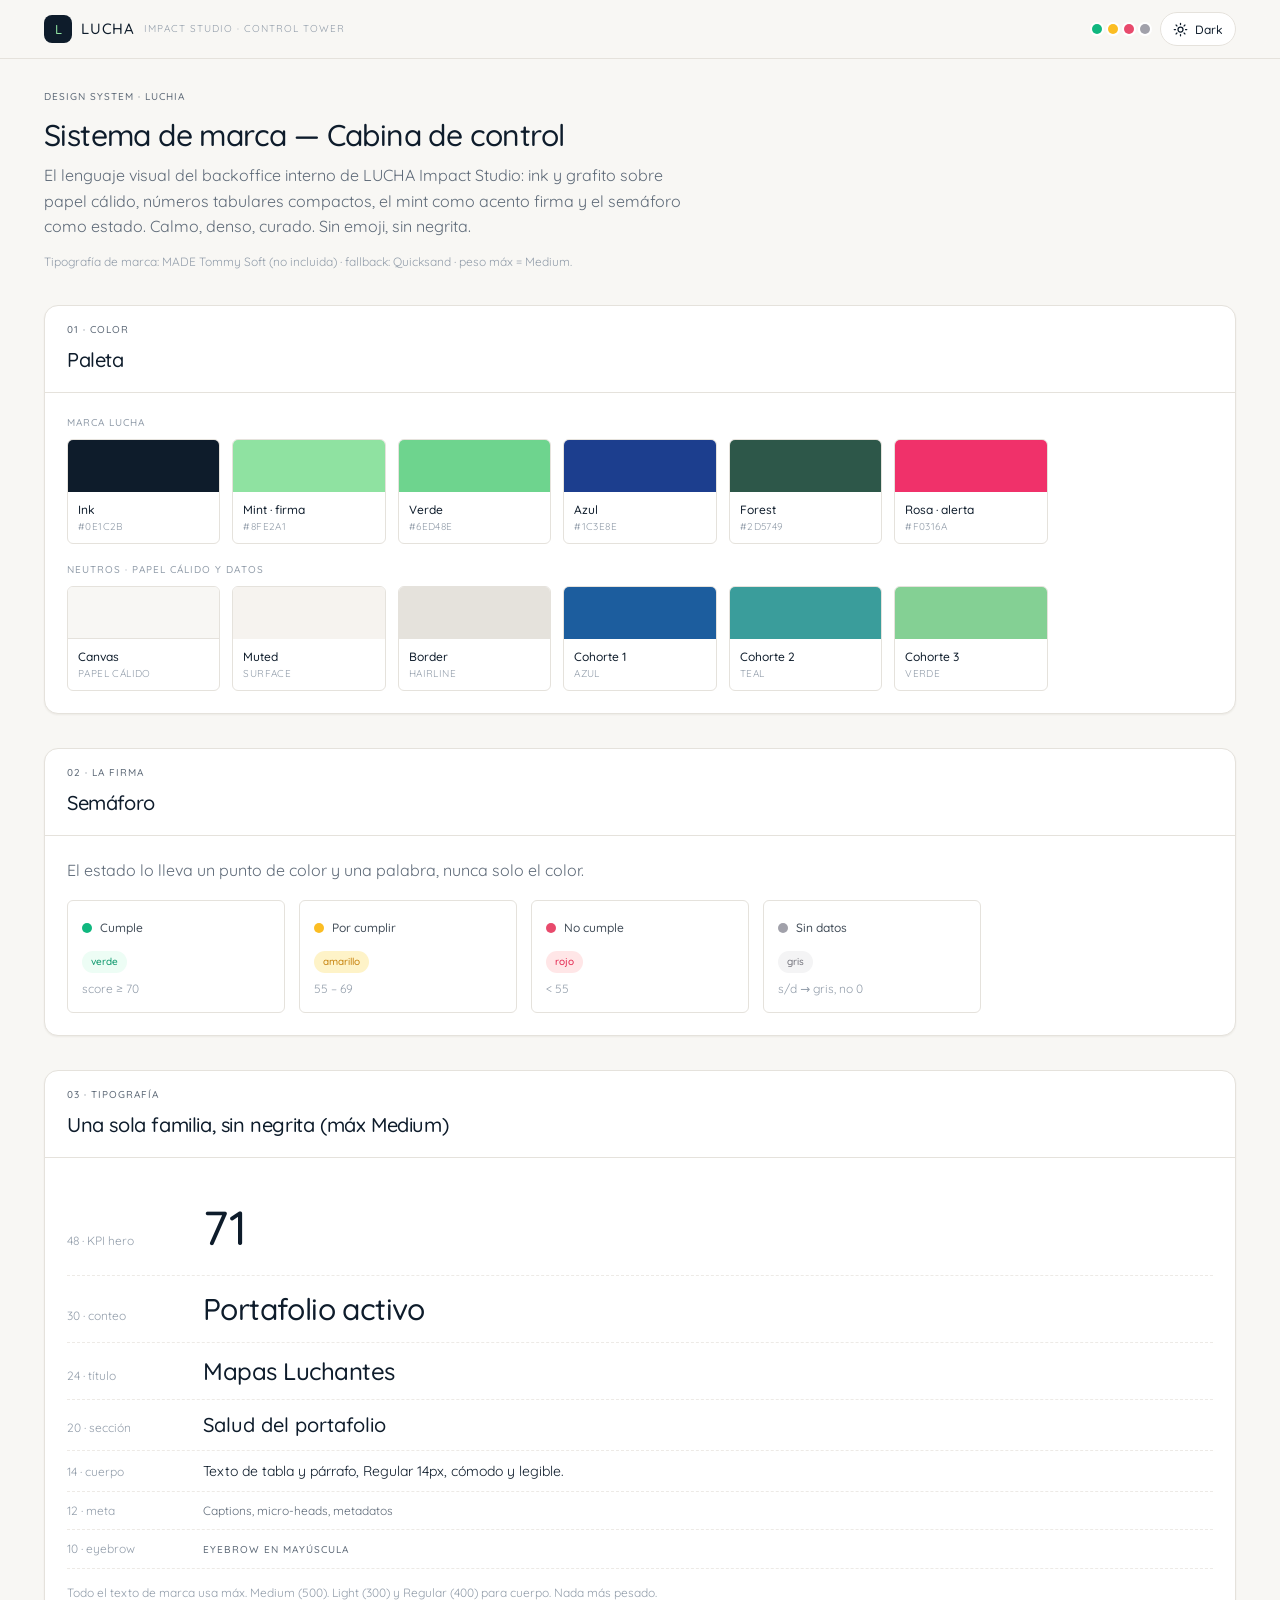
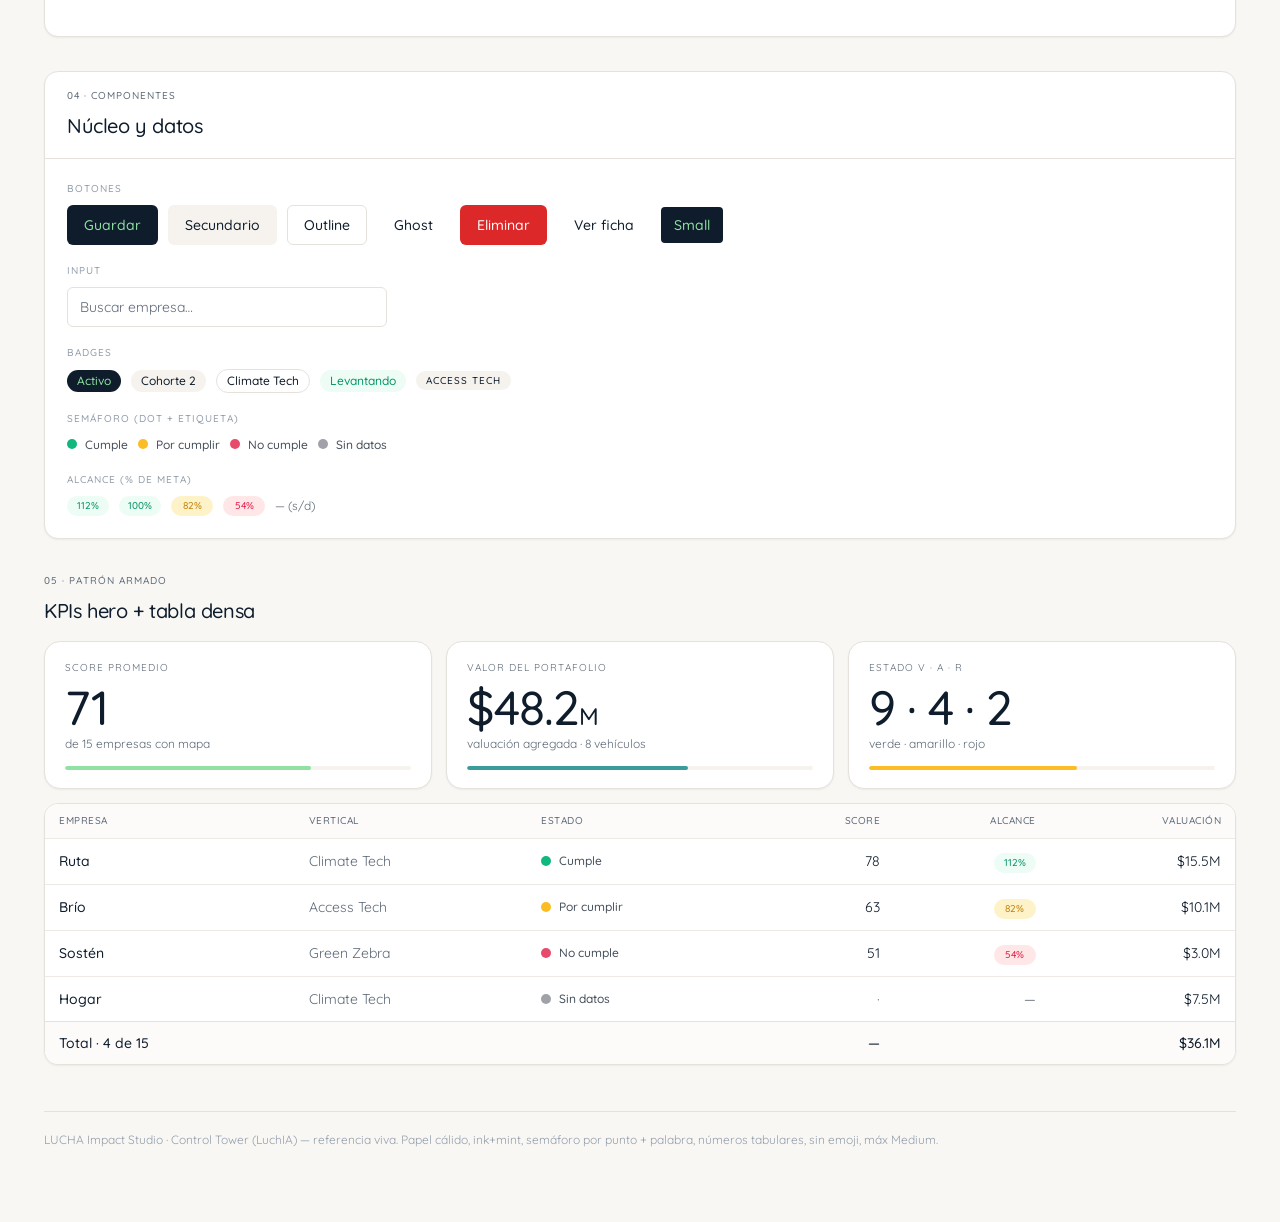
<file: entendimientos-luchantes/lucha-brand/assets/showcase.html>
<!doctype html>
<html lang="es">
<head>
<meta charset="utf-8">
<meta name="viewport" content="width=device-width, initial-scale=1">
<title>LUCHA · Control Tower (LuchIA) — Showcase</title>
<link rel="preconnect" href="https://fonts.googleapis.com">
<link rel="preconnect" href="https://fonts.gstatic.com" crossorigin>
<link href="https://fonts.googleapis.com/css2?family=Quicksand:wght@300;400;500&display=swap" rel="stylesheet">
<style>
/* ===== Tokens (light + dark), inlined so el archivo es self-contained ===== */
:root{
  --color-bg:hsl(40 24% 96.5%);--color-surface-card:#fff;--color-surface-card-2:hsl(40 26% 98.4%);
  --color-surface-muted:hsl(40 26% 95%);--color-hover:hsl(40 26% 95%);
  --color-border:hsl(38 16% 88%);--color-hairline:hsl(38 15% 91.5%);
  --color-fg:#0e1c2b;--color-text-muted:hsl(212 12% 42%);--color-text-subtle:hsl(212 12% 62%);--color-faint:hsl(212 14% 78%);
  --color-primary:#0e1c2b;--color-primary-fg:#fff;--color-secondary:hsl(40 26% 95%);--color-ring:#0e1c2b;--color-destructive:hsl(0 72% 51%);
  --brand-ink:#0e1c2b;--brand-mint:#8fe2a1;--brand-azul:#1c3e8e;--brand-verde:#6ed48e;--brand-forest:#2d5749;--brand-rosa:#f0316a;
  --chart-1:#1c5d9e;--chart-2:#3a9d9b;--chart-3:#84d094;
  --semaforo-verde:hsl(160 84% 39%);--semaforo-amarillo:hsl(43 96% 56%);--semaforo-rojo:hsl(347 77% 60%);--semaforo-gris:hsl(240 5% 65%);
  --semaforo-verde-text:hsl(161 94% 30%);--semaforo-amarillo-text:hsl(38 92% 40%);--semaforo-rojo-text:hsl(347 77% 50%);--semaforo-gris-text:hsl(240 4% 46%);
  --semaforo-verde-soft:hsl(152 76% 96%);--semaforo-amarillo-soft:hsl(48 96% 89%);--semaforo-rojo-soft:hsl(356 100% 95%);--semaforo-gris-soft:hsl(240 5% 96%);
  --font-sans:"MADE Tommy Soft","Quicksand",system-ui,-apple-system,"Segoe UI",sans-serif;
  --fw-light:300;--fw-normal:400;--fw-medium:500;
  --text-2xs:10px;--text-xs:12px;--text-sm:14px;--text-base:16px;--text-lg:18px;--text-xl:20px;--text-2xl:24px;--text-3xl:30px;--text-5xl:48px;
  --tracking-tight:-.02em;--tracking-wide:.05em;--tracking-wider:.1em;
  --radius-sm:.25rem;--radius-md:.375rem;--radius-ctrl:.5625rem;--radius-lg:.875rem;--radius-xl:1rem;--radius-full:9999px;
  --shadow-card:0 1px 2px hsl(30 30% 25% / .05),0 1px 3px -1px hsl(30 30% 25% / .04);
  --ease-out:cubic-bezier(.16,1,.3,1);--dur:200ms;
}
[data-theme="dark"]{
  --color-bg:hsl(215 28% 9%);--color-surface-card:hsl(215 24% 12.5%);--color-surface-card-2:hsl(215 22% 15.5%);
  --color-surface-muted:hsl(215 20% 17%);--color-hover:hsl(215 20% 17%);
  --color-border:hsl(215 16% 25%);--color-hairline:hsl(215 16% 19%);
  --color-fg:hsl(40 18% 90%);--color-text-muted:hsl(215 12% 64%);--color-text-subtle:hsl(215 12% 48%);--color-faint:hsl(215 12% 36%);
  --color-primary:var(--brand-mint);--color-primary-fg:hsl(215 32% 10%);--color-secondary:hsl(215 20% 17%);--color-ring:var(--brand-mint);
  --semaforo-verde-soft:hsl(150 30% 15%);--semaforo-verde-text:hsl(150 52% 62%);
  --semaforo-amarillo-soft:hsl(43 36% 16%);--semaforo-amarillo-text:hsl(43 78% 62%);
  --semaforo-rojo-soft:hsl(347 32% 19%);--semaforo-rojo-text:hsl(347 74% 71%);
  --semaforo-gris-soft:hsl(215 14% 18%);--semaforo-gris-text:hsl(215 10% 60%);
  --shadow-card:0 1px 2px hsl(0 0% 0% / .4),0 1px 3px -1px hsl(0 0% 0% / .3);
}
*,*::before,*::after{box-sizing:border-box}
html{color-scheme:light}
html[data-theme="dark"]{color-scheme:dark}
body{margin:0;font-family:var(--font-sans);font-weight:var(--fw-normal);color:var(--color-fg);
  background:var(--color-bg);-webkit-font-smoothing:antialiased;text-rendering:optimizeLegibility;line-height:1.6;
  transition:background var(--dur) var(--ease-out),color var(--dur) var(--ease-out)}
.wrap{max-width:77.5rem;margin:0 auto;padding:0 24px 72px}
.tabular{font-variant-numeric:tabular-nums}

/* the ink→mint brand signature (flips in dark) */
.brandfill{background:var(--brand-ink);color:var(--brand-mint)}
[data-theme="dark"] .brandfill{background:var(--brand-mint);color:hsl(215 32% 10%)}

/* top bar */
.topbar{position:sticky;top:0;z-index:20;background:color-mix(in srgb,var(--color-bg) 85%,transparent);
  backdrop-filter:blur(10px);border-bottom:1px solid var(--color-border);margin-bottom:30px}
.topbar .inner{max-width:77.5rem;margin:0 auto;padding:12px 24px;display:flex;align-items:center;gap:13px}
.logo{display:inline-flex;align-items:center;gap:9px}
.logo .sq{height:28px;width:28px;border-radius:8px;display:grid;place-items:center;font-size:13px;font-weight:var(--fw-medium)}
.logo .nm{font-size:15px;font-weight:var(--fw-medium);letter-spacing:var(--tracking-wide)}
.logo .eq{font-size:10px;text-transform:uppercase;letter-spacing:.1em;color:var(--color-text-subtle)}
.topbar .right{margin-left:auto;display:flex;align-items:center;gap:10px}
.legend{display:flex;gap:6px}
.toggle{display:inline-flex;align-items:center;gap:7px;height:34px;padding:0 12px;border-radius:var(--radius-full);
  border:1px solid var(--color-border);background:var(--color-surface-card);color:var(--color-fg);
  font-family:var(--font-sans);font-size:var(--text-xs);font-weight:var(--fw-medium);cursor:pointer}
.toggle:hover{background:var(--color-hover)}
.toggle svg{width:15px;height:15px}

/* layout */
.eyebrow{font-size:var(--text-2xs);font-weight:var(--fw-medium);text-transform:uppercase;letter-spacing:var(--tracking-wider);color:var(--color-text-muted);margin:0 0 6px}
h1{font-size:var(--text-3xl);font-weight:var(--fw-medium);letter-spacing:var(--tracking-tight);margin:6px 0 4px}
h2{font-size:var(--text-xl);font-weight:var(--fw-medium);letter-spacing:var(--tracking-tight);margin:0}
.lead{color:var(--color-text-muted);font-size:var(--text-base);max-width:64ch;margin:0 0 8px}
.mono-note{font-size:var(--text-xs);color:var(--color-text-subtle)}
section{margin:34px 0}
.card{border-radius:var(--radius-lg);border:1px solid var(--color-border);background:var(--color-surface-card);box-shadow:var(--shadow-card)}
.card-h{padding:16px 22px;border-bottom:1px solid var(--color-border)}
.card-b{padding:22px}
.muted{color:var(--color-text-muted)}

/* swatches */
.swatches{display:grid;grid-template-columns:repeat(auto-fill,minmax(148px,1fr));gap:12px}
.sw{border:1px solid var(--color-border);border-radius:var(--radius-md);overflow:hidden;background:var(--color-surface-card)}
.sw .chipc{height:52px}
.sw .meta{padding:8px 10px}
.sw .nm{font-size:var(--text-xs);font-weight:var(--fw-medium)}
.sw .hex{font-size:var(--text-2xs);color:var(--color-text-subtle);text-transform:uppercase;letter-spacing:.04em}
.blocklabel{font-size:var(--text-2xs);font-weight:var(--fw-medium);text-transform:uppercase;letter-spacing:var(--tracking-wider);color:var(--color-text-subtle);margin:18px 0 8px}
.blocklabel:first-child{margin-top:0}

/* semaforo */
.sem-row{display:grid;grid-template-columns:repeat(auto-fill,minmax(208px,1fr));gap:14px}
.sem-card{border:1px solid var(--color-border);border-radius:var(--radius-md);padding:14px;background:var(--color-surface-card)}
.dotline{display:inline-flex;align-items:center;gap:8px}
.dot{height:10px;width:10px;border-radius:var(--radius-full);box-shadow:0 0 0 2px var(--color-surface-card);flex-shrink:0}
.dot.verde{background:var(--semaforo-verde)}.dot.amarillo{background:var(--semaforo-amarillo)}
.dot.rojo{background:var(--semaforo-rojo)}.dot.gris{background:var(--semaforo-gris)}
.dotlabel{font-size:var(--text-xs);font-weight:var(--fw-medium);opacity:.78}
.pill{display:inline-flex;align-items:center;border-radius:var(--radius-full);font-size:var(--text-2xs);font-weight:var(--fw-medium);padding:3px 9px;margin-top:10px}
.pill.verde{background:var(--semaforo-verde-soft);color:var(--semaforo-verde-text)}
.pill.amarillo{background:var(--semaforo-amarillo-soft);color:var(--semaforo-amarillo-text)}
.pill.rojo{background:var(--semaforo-rojo-soft);color:var(--semaforo-rojo-text)}
.pill.gris{background:var(--semaforo-gris-soft);color:var(--semaforo-gris-text)}
.sem-rule{font-size:var(--text-xs);color:var(--color-text-subtle);margin-top:6px}

/* type scale */
.type-row{display:flex;align-items:baseline;gap:16px;padding:9px 0;border-bottom:1px dashed var(--color-hairline)}
.type-row:last-child{border-bottom:0}
.type-row .tag{width:120px;flex-shrink:0;font-size:var(--text-xs);color:var(--color-text-subtle);font-variant-numeric:tabular-nums}

/* buttons */
.btn{display:inline-flex;align-items:center;justify-content:center;gap:.5rem;white-space:nowrap;height:2.5rem;padding:0 1rem;
  border-radius:var(--radius-md);font-family:var(--font-sans);font-size:var(--text-sm);font-weight:var(--fw-medium);
  cursor:pointer;border:1px solid transparent;line-height:1;transition:background var(--dur) var(--ease-out),color var(--dur)}
.btn:focus-visible{outline:none;box-shadow:0 0 0 2px var(--color-bg),0 0 0 4px var(--color-ring)}
.btn--secondary{background:var(--color-secondary);color:var(--color-fg)}
.btn--outline{border-color:var(--color-border);background:var(--color-surface-card);color:var(--color-fg)}
.btn--outline:hover{background:var(--color-hover)}
.btn--ghost{background:transparent;color:var(--color-fg)}.btn--ghost:hover{background:var(--color-hover)}
.btn--destructive{background:var(--color-destructive);color:#fff}
.btn--link{background:transparent;color:var(--color-fg);text-underline-offset:4px}.btn--link:hover{text-decoration:underline}
.btn--sm{height:2.25rem;padding:0 .75rem;border-radius:var(--radius-sm)}

/* input */
.input{display:flex;height:2.5rem;width:100%;max-width:320px;border-radius:var(--radius-md);border:1px solid var(--color-border);
  background:var(--color-surface-card);padding:0 .75rem;font-family:var(--font-sans);font-size:var(--text-sm);color:var(--color-fg);outline:none}
.input::placeholder{color:var(--color-text-muted)}
.input:focus-visible{border-color:var(--color-ring);box-shadow:0 0 0 3px color-mix(in srgb,var(--color-ring) 18%,transparent)}

/* badges */
.badge{display:inline-flex;align-items:center;gap:.375rem;border-radius:var(--radius-full);padding:.125rem .625rem;font-size:var(--text-xs);font-weight:var(--fw-medium);line-height:1.5;white-space:nowrap}
.badge--secondary{background:var(--color-secondary);color:var(--color-fg)}
.badge--outline{background:transparent;color:var(--color-fg);border:1px solid var(--color-border)}
.badge--success{background:var(--semaforo-verde-soft);color:var(--semaforo-verde-text)}
.badge--up{font-size:var(--text-2xs);text-transform:uppercase;letter-spacing:var(--tracking-wider)}
.specimens{display:flex;flex-wrap:wrap;gap:10px;align-items:center}

/* KPI strip */
.kpis{display:grid;grid-template-columns:repeat(3,1fr);gap:14px}
.kpi{border:1px solid var(--color-border);border-radius:var(--radius-xl);padding:18px 20px;background:var(--color-surface-card);box-shadow:var(--shadow-card)}
.kpi .lab{font-size:var(--text-2xs);text-transform:uppercase;letter-spacing:var(--tracking-wider);color:var(--color-text-muted)}
.kpi .num{font-size:var(--text-5xl);font-weight:var(--fw-medium);letter-spacing:var(--tracking-tight);line-height:1.05;margin:6px 0 2px;font-variant-numeric:tabular-nums}
.kpi .meta{font-size:var(--text-xs);color:var(--color-text-muted)}
.kpi .bar{height:4px;border-radius:var(--radius-full);background:var(--color-surface-muted);margin-top:12px;overflow:hidden}
.kpi .bar>span{display:block;height:100%;border-radius:var(--radius-full);background:var(--brand-mint)}

/* dense table */
.tablecard{border-radius:var(--radius-lg);border:1px solid var(--color-border);overflow:hidden;background:var(--color-surface-card);box-shadow:var(--shadow-card)}
table.dense{width:100%;border-collapse:collapse;font-size:var(--text-sm)}
table.dense thead th{background:var(--color-surface-card-2);color:var(--color-text-muted);font-size:var(--text-2xs);
  text-transform:uppercase;letter-spacing:var(--tracking-wide);font-weight:var(--fw-medium);text-align:left;padding:9px 14px;white-space:nowrap}
table.dense thead th.r,table.dense td.r{text-align:right;font-variant-numeric:tabular-nums}
table.dense tbody td{padding:11px 14px;border-top:1px solid var(--color-hairline)}
table.dense tbody tr:hover{background:var(--color-hover)}
table.dense .co{font-weight:var(--fw-medium)}
table.dense tfoot td{padding:10px 14px;border-top:1.5px solid var(--color-border);background:var(--color-surface-card-2);font-weight:var(--fw-medium);font-variant-numeric:tabular-nums}
.alc{display:inline-flex;align-items:center;justify-content:center;border-radius:var(--radius-full);font-weight:var(--fw-medium);font-variant-numeric:tabular-nums;font-size:var(--text-2xs);padding:2px 8px;min-width:42px}
.alc.verde{background:var(--semaforo-verde-soft);color:var(--semaforo-verde-text)}
.alc.amarillo{background:var(--semaforo-amarillo-soft);color:var(--semaforo-amarillo-text)}
.alc.rojo{background:var(--semaforo-rojo-soft);color:var(--semaforo-rojo-text)}

footer{margin-top:46px;padding-top:18px;border-top:1px solid var(--color-border);color:var(--color-text-subtle);font-size:var(--text-xs)}
@media(max-width:760px){.kpis{grid-template-columns:1fr}}
</style>
</head>
<body>

<div class="topbar">
  <div class="inner">
    <span class="logo">
      <span class="sq brandfill" aria-hidden="true">L</span>
      <span class="nm">LUCHA</span>
      <span class="eq">Impact Studio · Control Tower</span>
    </span>
    <span class="right">
      <span class="legend">
        <span class="dot verde" title="Cumple"></span>
        <span class="dot amarillo" title="Por cumplir"></span>
        <span class="dot rojo" title="No cumple"></span>
        <span class="dot gris" title="Sin datos"></span>
      </span>
      <button class="toggle" id="themeToggle" type="button" aria-label="Cambiar tema">
        <svg id="tIcon" viewBox="0 0 24 24" fill="none" stroke="currentColor" stroke-width="2" stroke-linecap="round" stroke-linejoin="round"><circle cx="12" cy="12" r="4"/><path d="M12 2v2M12 20v2M4.9 4.9l1.4 1.4M17.7 17.7l1.4 1.4M2 12h2M20 12h2M4.9 19.1l1.4-1.4M17.7 6.3l1.4-1.4"/></svg>
        <span id="tLabel">Dark</span>
      </button>
    </span>
  </div>
</div>

<div class="wrap">

  <header>
    <p class="eyebrow">Design System · LuchIA</p>
    <h1>Sistema de marca — Cabina de control</h1>
    <p class="lead">El lenguaje visual del backoffice interno de LUCHA Impact Studio: ink y grafito sobre papel cálido,
      números tabulares compactos, el mint como acento firma y el semáforo como estado. Calmo, denso, curado. Sin emoji, sin negrita.</p>
    <p class="mono-note">Tipografía de marca: MADE Tommy Soft (no incluida) · fallback: Quicksand · peso máx = Medium.</p>
  </header>

  <section>
    <div class="card">
      <div class="card-h"><p class="eyebrow">01 · Color</p><h2>Paleta</h2></div>
      <div class="card-b">
        <p class="blocklabel">Marca LUCHA</p>
        <div class="swatches">
          <div class="sw"><div class="chipc" style="background:var(--brand-ink)"></div><div class="meta"><div class="nm">Ink</div><div class="hex">#0e1c2b</div></div></div>
          <div class="sw"><div class="chipc" style="background:var(--brand-mint)"></div><div class="meta"><div class="nm">Mint · firma</div><div class="hex">#8fe2a1</div></div></div>
          <div class="sw"><div class="chipc" style="background:var(--brand-verde)"></div><div class="meta"><div class="nm">Verde</div><div class="hex">#6ed48e</div></div></div>
          <div class="sw"><div class="chipc" style="background:var(--brand-azul)"></div><div class="meta"><div class="nm">Azul</div><div class="hex">#1c3e8e</div></div></div>
          <div class="sw"><div class="chipc" style="background:var(--brand-forest)"></div><div class="meta"><div class="nm">Forest</div><div class="hex">#2d5749</div></div></div>
          <div class="sw"><div class="chipc" style="background:var(--brand-rosa)"></div><div class="meta"><div class="nm">Rosa · alerta</div><div class="hex">#f0316a</div></div></div>
        </div>
        <p class="blocklabel">Neutros · papel cálido y datos</p>
        <div class="swatches">
          <div class="sw"><div class="chipc" style="background:var(--color-bg);border-bottom:1px solid var(--color-border)"></div><div class="meta"><div class="nm">Canvas</div><div class="hex">papel cálido</div></div></div>
          <div class="sw"><div class="chipc" style="background:var(--color-surface-muted)"></div><div class="meta"><div class="nm">Muted</div><div class="hex">surface</div></div></div>
          <div class="sw"><div class="chipc" style="background:var(--color-border)"></div><div class="meta"><div class="nm">Border</div><div class="hex">hairline</div></div></div>
          <div class="sw"><div class="chipc" style="background:var(--chart-1)"></div><div class="meta"><div class="nm">Cohorte 1</div><div class="hex">azul</div></div></div>
          <div class="sw"><div class="chipc" style="background:var(--chart-2)"></div><div class="meta"><div class="nm">Cohorte 2</div><div class="hex">teal</div></div></div>
          <div class="sw"><div class="chipc" style="background:var(--chart-3)"></div><div class="meta"><div class="nm">Cohorte 3</div><div class="hex">verde</div></div></div>
        </div>
      </div>
    </div>
  </section>

  <section>
    <div class="card">
      <div class="card-h"><p class="eyebrow">02 · La firma</p><h2>Semáforo</h2></div>
      <div class="card-b">
        <p class="lead" style="margin-bottom:16px">El estado lo lleva un punto de color y una palabra, nunca solo el color.</p>
        <div class="sem-row">
          <div class="sem-card"><span class="dotline"><span class="dot verde"></span><span class="dotlabel">Cumple</span></span><div><span class="pill verde">verde</span></div><div class="sem-rule">score ≥ 70</div></div>
          <div class="sem-card"><span class="dotline"><span class="dot amarillo"></span><span class="dotlabel">Por cumplir</span></span><div><span class="pill amarillo">amarillo</span></div><div class="sem-rule">55 – 69</div></div>
          <div class="sem-card"><span class="dotline"><span class="dot rojo"></span><span class="dotlabel">No cumple</span></span><div><span class="pill rojo">rojo</span></div><div class="sem-rule">&lt; 55</div></div>
          <div class="sem-card"><span class="dotline"><span class="dot gris"></span><span class="dotlabel">Sin datos</span></span><div><span class="pill gris">gris</span></div><div class="sem-rule">s/d → gris, no 0</div></div>
        </div>
      </div>
    </div>
  </section>

  <section>
    <div class="card">
      <div class="card-h"><p class="eyebrow">03 · Tipografía</p><h2>Una sola familia, sin negrita (máx Medium)</h2></div>
      <div class="card-b">
        <div class="type-row"><span class="tag">48 · KPI hero</span><span style="font-size:48px;font-weight:500;letter-spacing:-.02em" class="tabular">71</span></div>
        <div class="type-row"><span class="tag">30 · conteo</span><span style="font-size:30px;font-weight:500;letter-spacing:-.02em">Portafolio activo</span></div>
        <div class="type-row"><span class="tag">24 · título</span><span style="font-size:24px;font-weight:500;letter-spacing:-.02em">Mapas Luchantes</span></div>
        <div class="type-row"><span class="tag">20 · sección</span><span style="font-size:20px;font-weight:500">Salud del portafolio</span></div>
        <div class="type-row"><span class="tag">14 · cuerpo</span><span style="font-size:14px;font-weight:400">Texto de tabla y párrafo, Regular 14px, cómodo y legible.</span></div>
        <div class="type-row"><span class="tag">12 · meta</span><span style="font-size:12px;color:var(--color-text-muted)">Captions, micro-heads, metadatos</span></div>
        <div class="type-row"><span class="tag">10 · eyebrow</span><span style="font-size:10px;text-transform:uppercase;letter-spacing:.1em;font-weight:500;color:var(--color-text-muted)">Eyebrow en mayúscula</span></div>
        <p class="mono-note" style="margin-top:14px">Todo el texto de marca usa máx. Medium (500). Light (300) y Regular (400) para cuerpo. Nada más pesado.</p>
      </div>
    </div>
  </section>

  <section>
    <div class="card">
      <div class="card-h"><p class="eyebrow">04 · Componentes</p><h2>Núcleo y datos</h2></div>
      <div class="card-b">
        <p class="blocklabel">Botones</p>
        <div class="specimens">
          <button class="btn brandfill">Guardar</button>
          <button class="btn btn--secondary">Secundario</button>
          <button class="btn btn--outline">Outline</button>
          <button class="btn btn--ghost">Ghost</button>
          <button class="btn btn--destructive">Eliminar</button>
          <button class="btn btn--link">Ver ficha</button>
          <button class="btn brandfill btn--sm">Small</button>
        </div>
        <p class="blocklabel">Input</p>
        <div class="specimens"><input class="input" placeholder="Buscar empresa…"></div>
        <p class="blocklabel">Badges</p>
        <div class="specimens">
          <span class="badge brandfill">Activo</span>
          <span class="badge badge--secondary">Cohorte 2</span>
          <span class="badge badge--outline">Climate Tech</span>
          <span class="badge badge--success">Levantando</span>
          <span class="badge badge--secondary badge--up">Access Tech</span>
        </div>
        <p class="blocklabel">Semáforo (dot + etiqueta)</p>
        <div class="specimens">
          <span class="dotline"><span class="dot verde"></span><span class="dotlabel">Cumple</span></span>
          <span class="dotline"><span class="dot amarillo"></span><span class="dotlabel">Por cumplir</span></span>
          <span class="dotline"><span class="dot rojo"></span><span class="dotlabel">No cumple</span></span>
          <span class="dotline"><span class="dot gris"></span><span class="dotlabel">Sin datos</span></span>
        </div>
        <p class="blocklabel">Alcance (% de meta)</p>
        <div class="specimens">
          <span class="alc verde">112%</span><span class="alc verde">100%</span>
          <span class="alc amarillo">82%</span><span class="alc rojo">54%</span>
          <span class="muted" style="font-size:var(--text-xs)">— (s/d)</span>
        </div>
      </div>
    </div>
  </section>

  <section>
    <p class="eyebrow">05 · Patrón armado</p>
    <h2 style="margin:0 0 14px">KPIs hero + tabla densa</h2>
    <div class="kpis">
      <div class="kpi"><div class="lab">Score promedio</div><div class="num">71</div><div class="meta">de 15 empresas con mapa</div><div class="bar"><span style="width:71%"></span></div></div>
      <div class="kpi"><div class="lab">Valor del portafolio</div><div class="num tabular">$48.2<span style="font-size:var(--text-2xl)">M</span></div><div class="meta">valuación agregada · 8 vehículos</div><div class="bar"><span style="width:64%;background:var(--chart-2)"></span></div></div>
      <div class="kpi"><div class="lab">Estado V · A · R</div><div class="num tabular">9 · 4 · 2</div><div class="meta">verde · amarillo · rojo</div><div class="bar"><span style="width:60%;background:var(--semaforo-amarillo)"></span></div></div>
    </div>
    <div class="tablecard" style="margin-top:14px">
      <table class="dense">
        <thead><tr><th>Empresa</th><th>Vertical</th><th>Estado</th><th class="r">Score</th><th class="r">Alcance</th><th class="r">Valuación</th></tr></thead>
        <tbody>
          <tr><td class="co">Ruta</td><td class="muted">Climate Tech</td><td><span class="dotline"><span class="dot verde"></span><span class="dotlabel">Cumple</span></span></td><td class="r">78</td><td class="r"><span class="alc verde">112%</span></td><td class="r">$15.5M</td></tr>
          <tr><td class="co">Brío</td><td class="muted">Access Tech</td><td><span class="dotline"><span class="dot amarillo"></span><span class="dotlabel">Por cumplir</span></span></td><td class="r">63</td><td class="r"><span class="alc amarillo">82%</span></td><td class="r">$10.1M</td></tr>
          <tr><td class="co">Sostén</td><td class="muted">Green Zebra</td><td><span class="dotline"><span class="dot rojo"></span><span class="dotlabel">No cumple</span></span></td><td class="r">51</td><td class="r"><span class="alc rojo">54%</span></td><td class="r">$3.0M</td></tr>
          <tr><td class="co">Hogar</td><td class="muted">Climate Tech</td><td><span class="dotline"><span class="dot gris"></span><span class="dotlabel">Sin datos</span></span></td><td class="r muted">·</td><td class="r"><span class="muted">—</span></td><td class="r">$7.5M</td></tr>
        </tbody>
        <tfoot><tr><td class="co">Total · 4 de 15</td><td></td><td></td><td class="r">—</td><td class="r"></td><td class="r">$36.1M</td></tr></tfoot>
      </table>
    </div>
  </section>

  <footer>LUCHA Impact Studio · Control Tower (LuchIA) — referencia viva. Papel cálido, ink+mint, semáforo por punto + palabra, números tabulares, sin emoji, máx Medium.</footer>
</div>

<script>
(function(){
  var root=document.documentElement, btn=document.getElementById('themeToggle'),
      label=document.getElementById('tLabel'), icon=document.getElementById('tIcon');
  var sun='<circle cx="12" cy="12" r="4"/><path d="M12 2v2M12 20v2M4.9 4.9l1.4 1.4M17.7 17.7l1.4 1.4M2 12h2M20 12h2M4.9 19.1l1.4-1.4M17.7 6.3l1.4-1.4"/>';
  var moon='<path d="M21 12.8A9 9 0 1 1 11.2 3a7 7 0 0 0 9.8 9.8z"/>';
  function set(mode){
    if(mode==='dark'){root.setAttribute('data-theme','dark');label.textContent='Light';icon.innerHTML=moon;}
    else{root.removeAttribute('data-theme');label.textContent='Dark';icon.innerHTML=sun;}
  }
  btn.addEventListener('click',function(){
    set(root.getAttribute('data-theme')==='dark'?'light':'dark');
  });
})();
</script>
</body>
</html>
</file>
